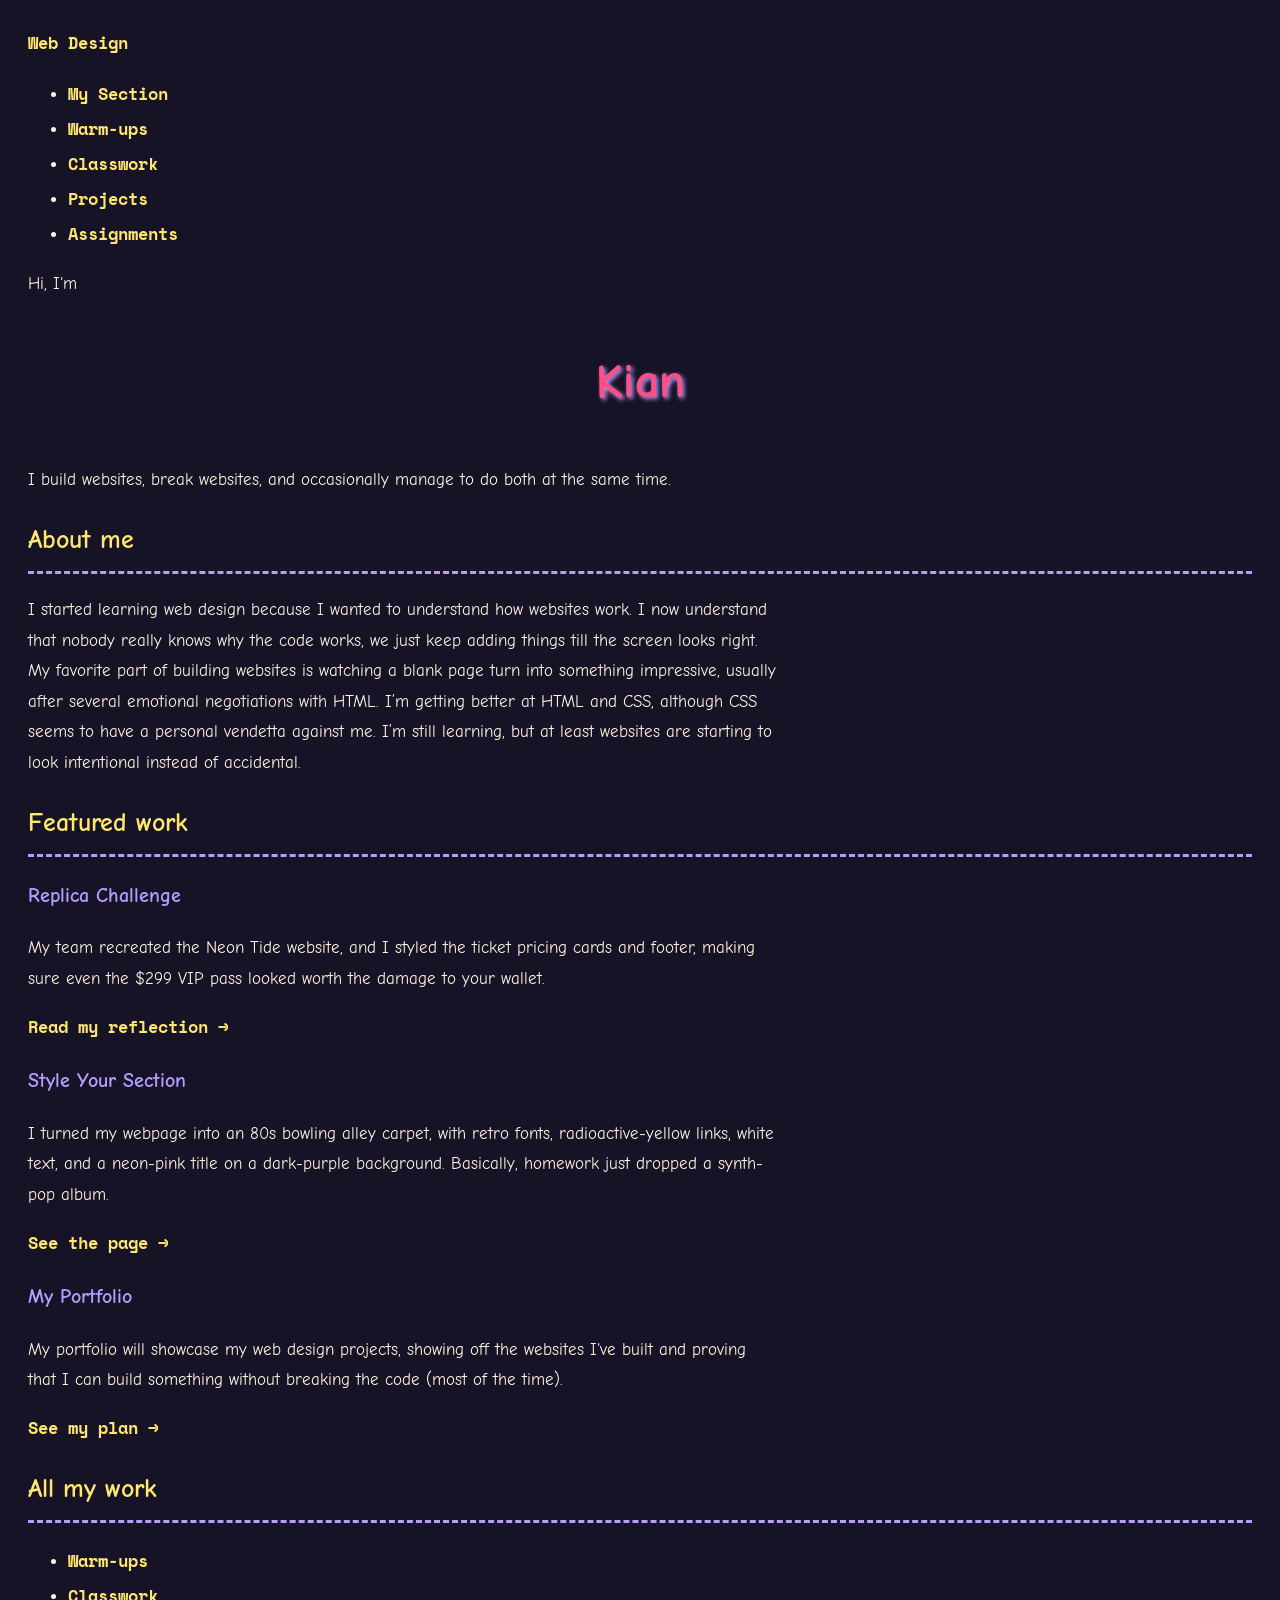
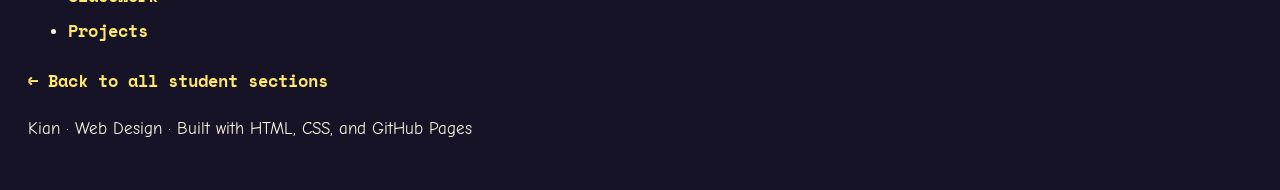
<file: index.html>
<!doctype html>
<html lang="en">
  <head>
    <meta charset="UTF-8" />
    <meta name="viewport" content="width=device-width, initial-scale=1.0" />
    <title>Kian Nurani's Section | Web Design</title>
    <link rel="stylesheet" href="style.css" />
  </head>
  <body>
    <header>
      <nav>
        <a href="https://montverde-webdesign.github.io/" class="logo"
          >Web Design</a
        >
        <ul>
          <li><a href="index.html">My Section</a></li>
          <li><a href="warm-ups/index.html">Warm-ups</a></li>
          <li><a href="classwork/index.html">Classwork</a></li>
          <li><a href="projects/index.html">Projects</a></li>
          <li>
            <a href="https://montverde-webdesign.github.io/assignments.html"
              >Assignments</a
            >
          </li>
        </ul>
      </nav>
    </header>

    <main>
      <section class="hero">
        <p class="hello">Hi, I'm</p>
        <h1>Kian</h1>
        <p class="intro">
          I build websites, break websites, and occasionally manage to do both
          at the same time.
        </p>
      </section>

      <section class="about">
        <h2>About me</h2>
        <p>
          I started learning web design because I wanted to understand how
          websites work. I now understand that nobody really knows why the code
          works, we just keep adding things till the screen looks right. My
          favorite part of building websites is watching a blank page turn into
          something impressive, usually after several emotional negotiations
          with HTML. I’m getting better at HTML and CSS, although CSS seems to
          have a personal vendetta against me. I’m still learning, but at least
          websites are starting to look intentional instead of accidental.
        </p>
      </section>

      <section class="featured">
        <h2>Featured work</h2>
        <div class="cards">
          <div class="card">
            <h3>Replica Challenge</h3>
            <p>
              My team recreated the Neon Tide website, and I styled the ticket
              pricing cards and footer, making sure even the $299 VIP pass
              looked worth the damage to your wallet.
            </p>
            <a href="projects/2026-11-05-replica-challenge.html"
              >Read my reflection &rarr;</a
            >
          </div>
          <div class="card">
            <h3>Style Your Section</h3>
            <p>
              I turned my webpage into an 80s bowling alley carpet, with retro
              fonts, radioactive-yellow links, white text, and a neon-pink title
              on a dark-purple background. Basically, homework just dropped a
              synth-pop album.
            </p>
            <a href="classwork/2026-10-23-style-my-section.html"
              >See the page &rarr;</a
            >
          </div>
          <div class="card">
            <h3>My Portfolio</h3>
            <p>
              My portfolio will showcase my web design projects, showing off the
              websites I've built and proving that I can build something without
              breaking the code (most of the time).
            </p>
            <a href="classwork/2026-11-13-portfolio-plan.html"
              >See my plan &rarr;</a
            >
          </div>
        </div>
      </section>
      <section class="all-work">
        <h2>All my work</h2>
        <ul class="work-links">
          <li><a href="warm-ups/index.html">Warm-ups</a></li>
          <li><a href="classwork/index.html">Classwork</a></li>
          <li><a href="projects/index.html">Projects</a></li>
        </ul>
      </section>

      <p>
        <a href="https://montverde-webdesign.github.io/submissions.html"
          >&larr; Back to all student sections</a
        >
      </p>
    </main>
    <footer>
      <p>
        Kian &middot; Web Design &middot; Built with HTML, CSS, and GitHub Pages
      </p>
    </footer>
  </body>
</html>
</file>
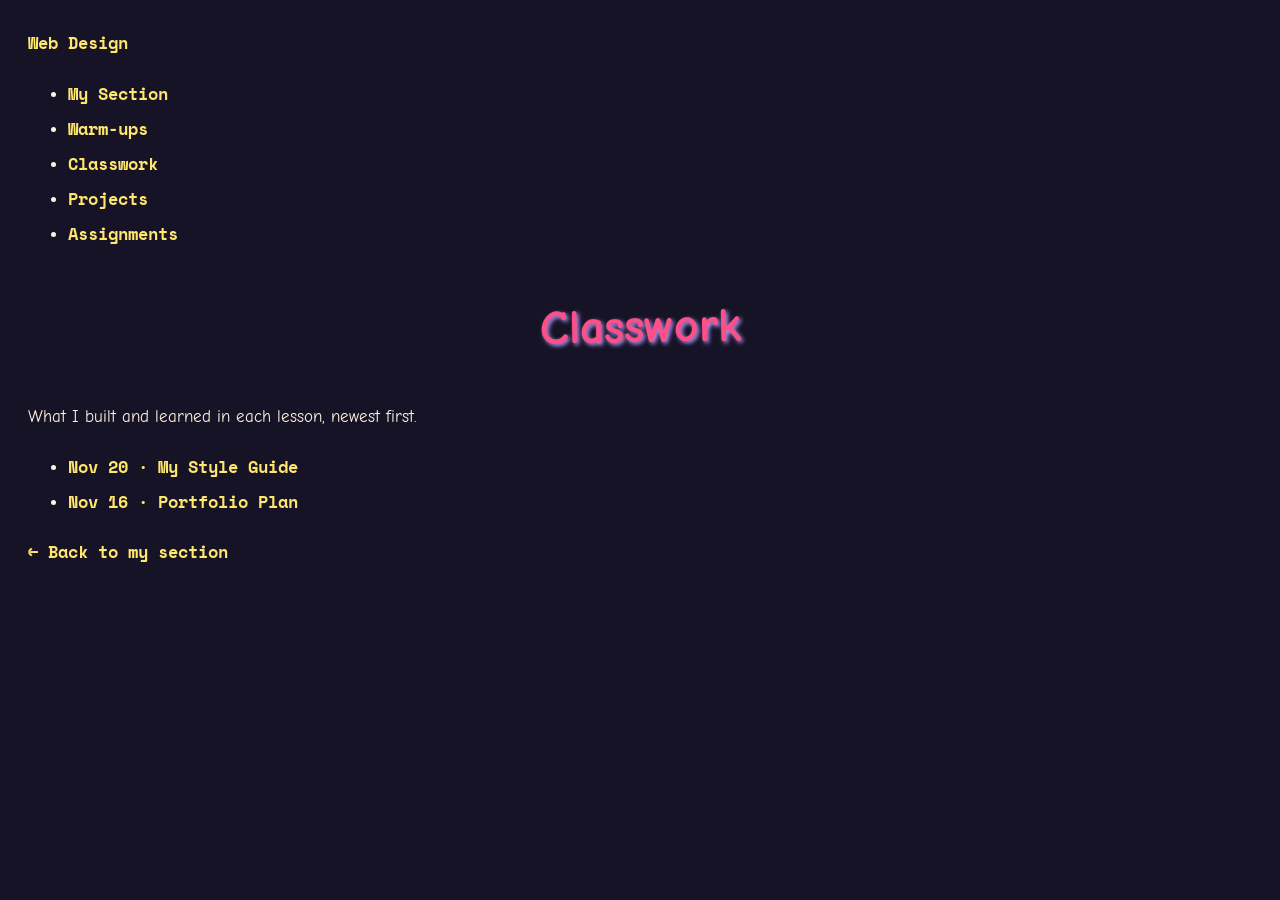
<file: classwork/index.html>
<!DOCTYPE html>
<html lang="en">
<head>
  <meta charset="UTF-8">
  <meta name="viewport" content="width=device-width, initial-scale=1.0">
  <title>Classwork | Kian Nurani's Section</title>
  <link rel="stylesheet" href="../style.css">
</head>
<body>
  <header>
    <nav>
      <a href="https://montverde-webdesign.github.io/" class="logo">Web Design</a>
      <ul>
        <li><a href="../index.html">My Section</a></li>
        <li><a href="../warm-ups/index.html">Warm-ups</a></li>
        <li><a href="../classwork/index.html">Classwork</a></li>
        <li><a href="../projects/index.html">Projects</a></li>
        <li><a href="https://montverde-webdesign.github.io/assignments.html">Assignments</a></li>
      </ul>
    </nav>
  </header>

  <main>
    <h1>Classwork</h1>
    <p>What I built and learned in each lesson, newest first.</p>

    <!-- HOW TO ADD A PAGE TO THIS LIST:
         Copy the example line below (the one starting with <li>),
         paste it on the first line inside <ul class="entries">,
         and change the file name and the text to match your new page.
         Newest pages go at the TOP.

         <li><a href="2026-10-23-section-setup.html">Oct 23 &middot; Set Up My Section</a></li>
    -->

    <ul class="entries">
      <li><a href="2026-11-20-style-guide.html">Nov 20 &middot; My Style Guide</a></li>
      <li><a href="2026-11-16-portfolio-plan.html">Nov 16 &middot; Portfolio Plan</a></li>
    </ul>
    <p><a href="../index.html">&larr; Back to my section</a></p>
  </main>
</body>
</html>
</file>
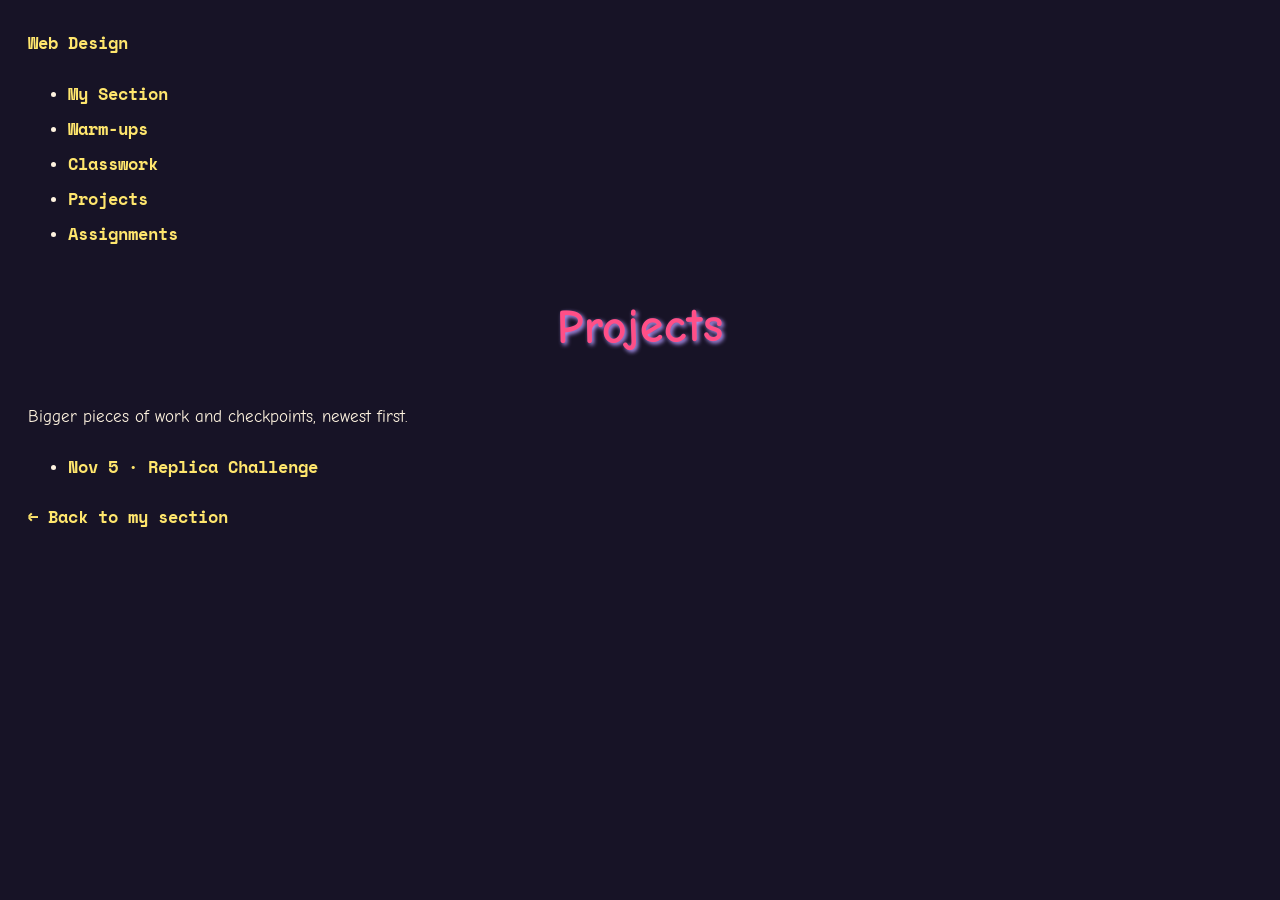
<file: projects/index.html>
<!DOCTYPE html>
<html lang="en">
<head>
  <meta charset="UTF-8">
  <meta name="viewport" content="width=device-width, initial-scale=1.0">
  <title>Projects | Kian Nurani's Section</title>
  <link rel="stylesheet" href="../style.css">
</head>
<body>
  <header>
    <nav>
      <a href="https://montverde-webdesign.github.io/" class="logo">Web Design</a>
      <ul>
        <li><a href="../index.html">My Section</a></li>
        <li><a href="../warm-ups/index.html">Warm-ups</a></li>
        <li><a href="../classwork/index.html">Classwork</a></li>
        <li><a href="../projects/index.html">Projects</a></li>
        <li><a href="https://montverde-webdesign.github.io/assignments.html">Assignments</a></li>
      </ul>
    </nav>
  </header>

  <main>
    <h1>Projects</h1>
    <p>Bigger pieces of work and checkpoints, newest first.</p>

    <!-- HOW TO ADD A PAGE TO THIS LIST:
         Copy the example line below (the one starting with <li>),
         paste it on the first line inside <ul class="entries">,
         and change the file name and the text to match your new page.
         Newest pages go at the TOP.

         <li><a href="2026-10-30-phase-1-checkpoint.html">Oct 30 &middot; Phase 1 Checkpoint</a></li>
    -->

    <ul class="entries">
      <li><a href="2026-11-05-replica-challenge.html">Nov 5 &middot; Replica Challenge</a></li>
    </ul>

    <p><a href="../index.html">&larr; Back to my section</a></p>
  </main>
</body>
</html>
</file>
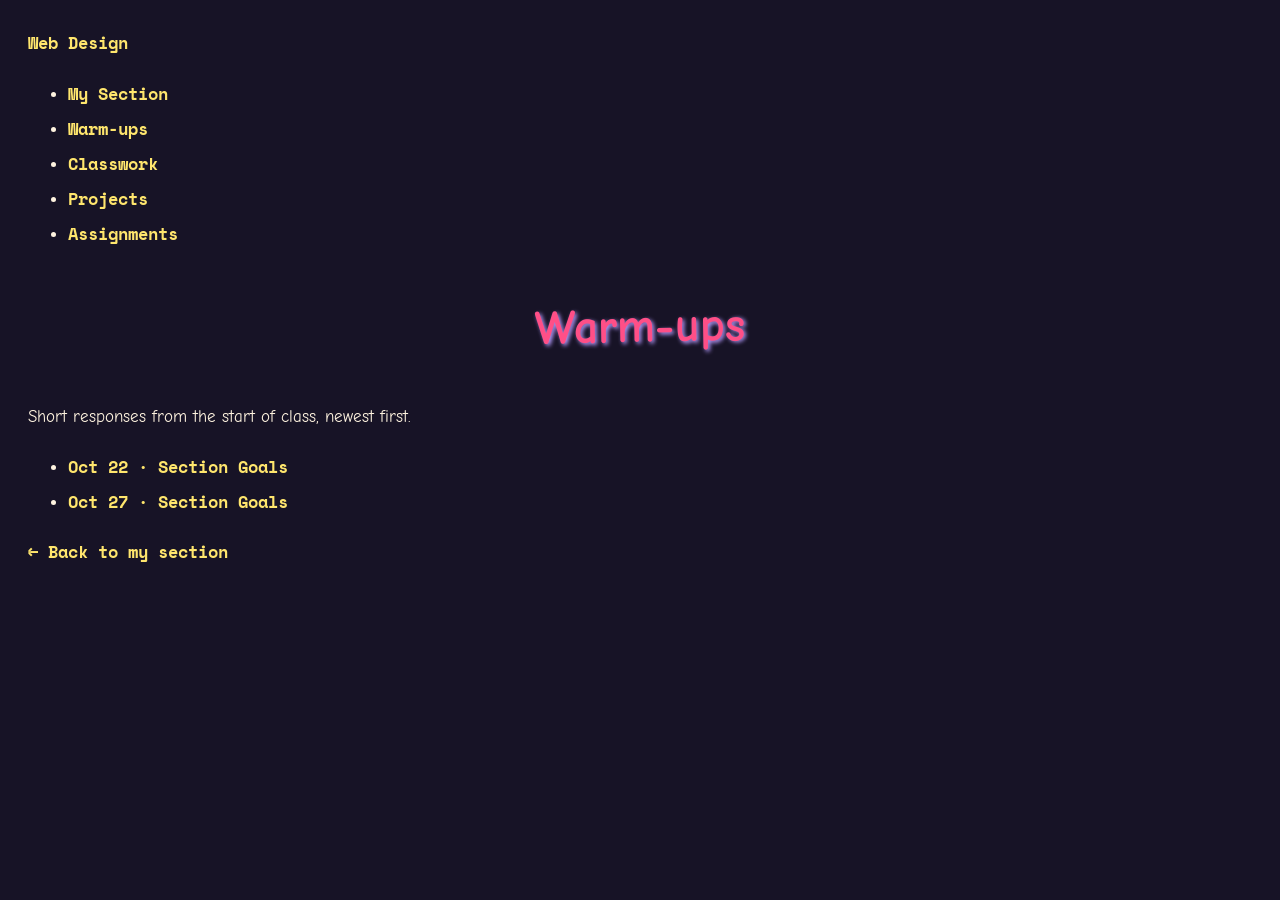
<file: warm-ups/index.html>
<!DOCTYPE html>
<html lang="en">
<head>
  <meta charset="UTF-8">
  <meta name="viewport" content="width=device-width, initial-scale=1.0">
  <title>Warm-ups | Kian Nurani's Section</title>
  <link rel="stylesheet" href="../style.css">
</head>
<body>
  <header>
    <nav>
      <a href="https://montverde-webdesign.github.io/" class="logo">Web Design</a>
      <ul>
        <li><a href="../index.html">My Section</a></li>
        <li><a href="../warm-ups/index.html">Warm-ups</a></li>
        <li><a href="../classwork/index.html">Classwork</a></li>
        <li><a href="../projects/index.html">Projects</a></li>
        <li><a href="https://montverde-webdesign.github.io/assignments.html">Assignments</a></li>
      </ul>
    </nav>
  </header>

  <main>
    <h1>Warm-ups</h1>
    <p>Short responses from the start of class, newest first.</p>

    <!-- HOW TO ADD A PAGE TO THIS LIST:
         Copy the example line below (the one starting with <li>),
         paste it on the first line inside <ul class="entries">,
         and change the file name and the text to match your new page.
         Newest pages go at the TOP.

         <li><a href="2026-10-23-section-goals.html">Oct 23 &middot; Section Goals</a></li>
    -->

    <ul class="entries">
      <li><a href="oct-22-practice.html">Oct 22 &middot; Section Goals</a></li>
      <li><a href="oct-27-practice.html">Oct 27 &middot; Section Goals</a></li>
    </ul>

    <p><a href="../index.html">&larr; Back to my section</a></p>
  </main>
</body>
</html>
</file>
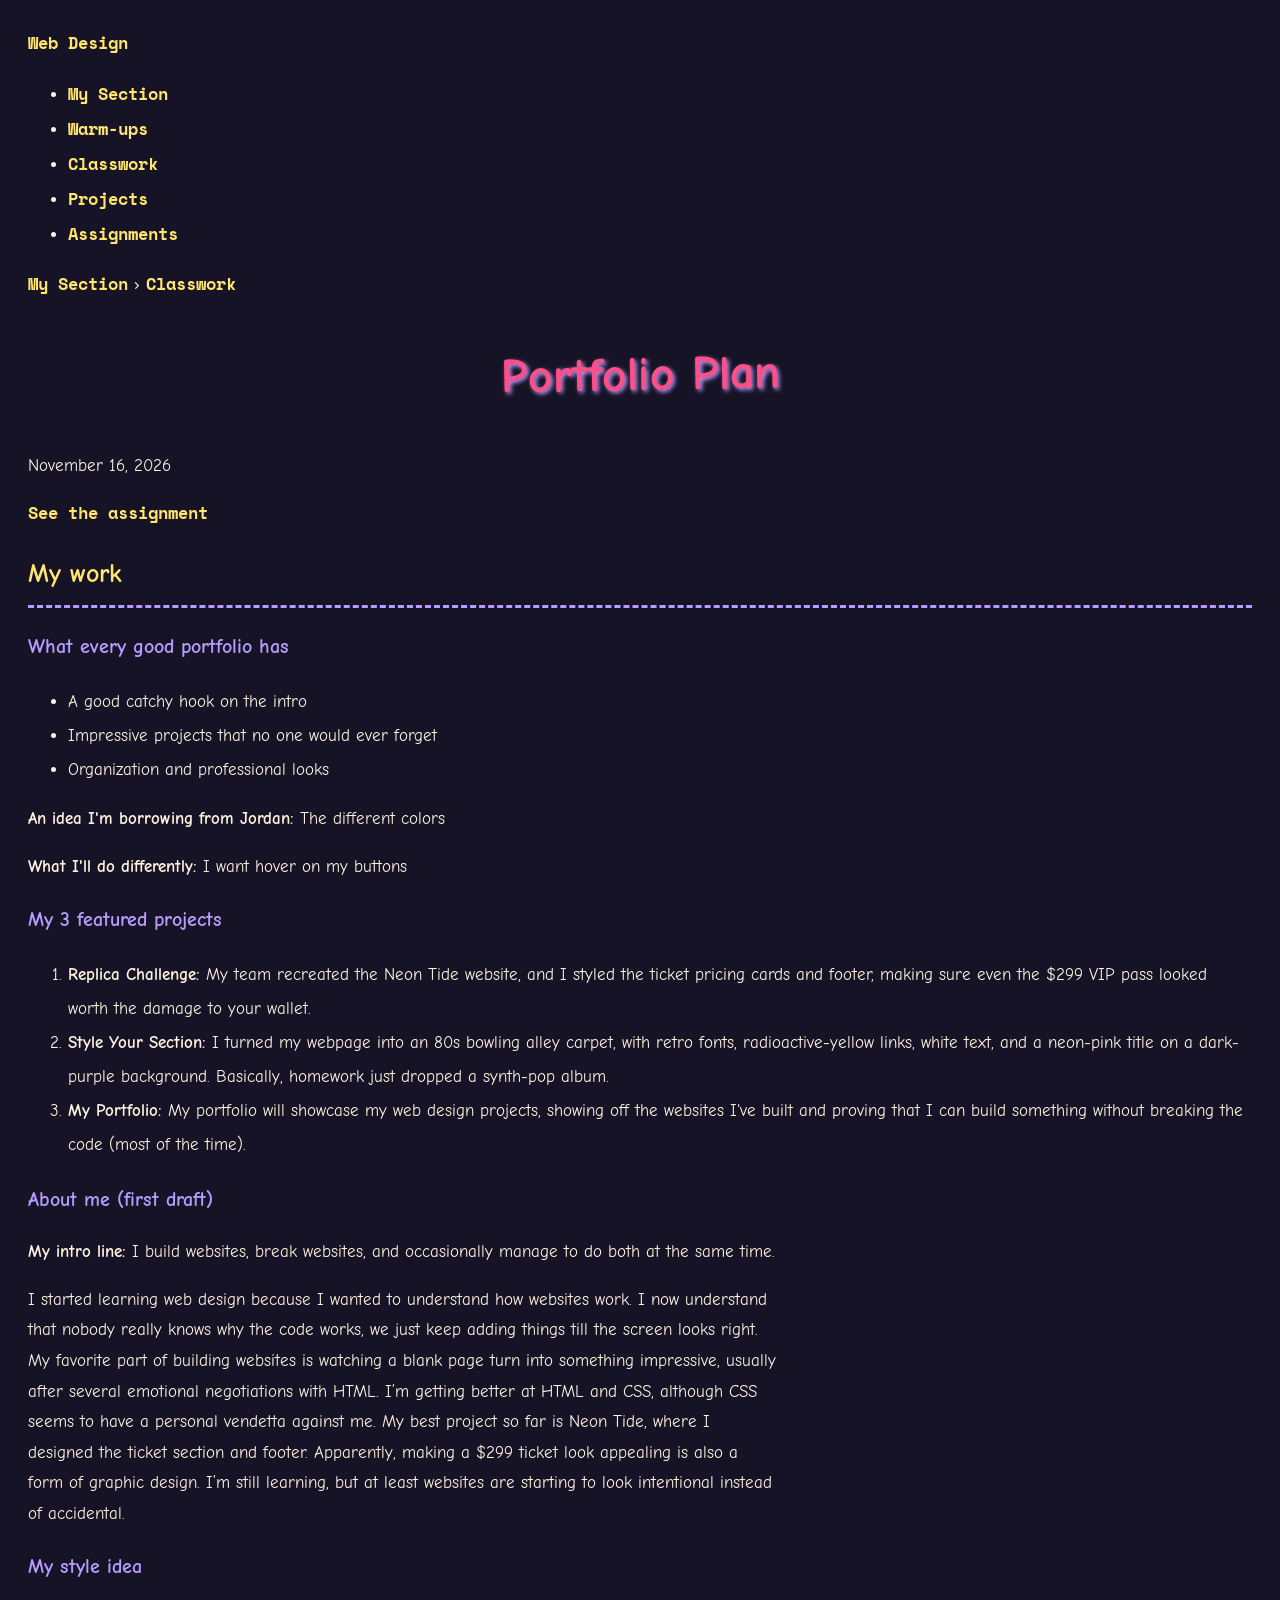
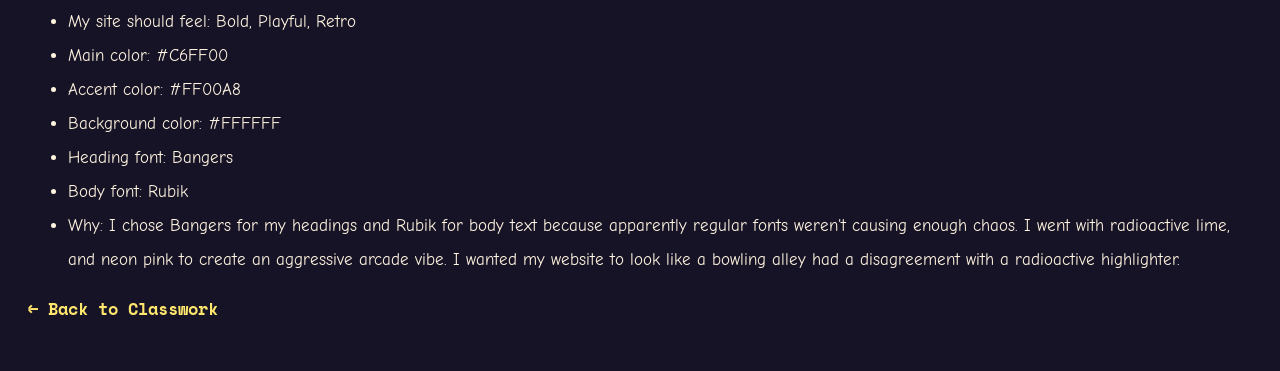
<file: classwork/2026-11-16-portfolio-plan.html>
<!doctype html>
<html lang="en">
  <head>
    <meta charset="UTF-8" />
    <meta name="viewport" content="width=device-width, initial-scale=1.0" />
    <title>Portfolio Plan | Kian's Section</title>
    <link rel="stylesheet" href="../style.css" />
  </head>
  <body>
    <header>
      <nav>
        <a href="https://montverde-webdesign.github.io/" class="logo"
          >Web Design</a
        >
        <ul>
          <li><a href="../index.html">My Section</a></li>
          <li><a href="../warm-ups/index.html">Warm-ups</a></li>
          <li><a href="../classwork/index.html">Classwork</a></li>
          <li><a href="../projects/index.html">Projects</a></li>
          <li>
            <a href="https://montverde-webdesign.github.io/assignments.html"
              >Assignments</a
            >
          </li>
        </ul>
      </nav>
    </header>

    <main>
      <!-- HOW TO USE THIS TEMPLATE:
         1. Copy this file and paste it into this same folder.
         2. Rename the copy to the assignment's file name, like 2026-10-23-section-setup.html
         3. Change everything in [square brackets], including the title at the top.
         4. Add a link to your new page at the top of the list in index.html.
         Leave this template.html file alone so you can copy it again next time. -->

      <p class="breadcrumbs">
        <a href="../index.html">My Section</a> &rsaquo;
        <a href="index.html">Classwork</a>
      </p>

      <h1>Portfolio Plan</h1>
      <p class="date">November 16, 2026</p>

      <!-- Link to the assignment: replace the part after # with the file name, without .html -->
      <p>
        <a
          href="https://montverde-webdesign.github.io/assignments.html#2026-11-16-portfolio-plan"
          >See the assignment</a
        >
      </p>

      <h2>My work</h2>
      <h3>What every good portfolio has</h3>
      <ul>
        <li>A good catchy hook on the intro</li>
        <li>Impressive projects that no one would ever forget</li>
        <li>Organization and professional looks</li>
      </ul>
      <p>
        <strong>An idea I'm borrowing from Jordan:</strong> The different colors
      </p>
      <p>
        <strong>What I'll do differently:</strong> I want hover on my buttons
      </p>

      <h3>My 3 featured projects</h3>
      <ol>
        <li>
          <strong>Replica Challenge:</strong> My team recreated the Neon Tide
          website, and I styled the ticket pricing cards and footer, making sure
          even the $299 VIP pass looked worth the damage to your wallet.
        </li>
        <li>
          <strong>Style Your Section:</strong> I turned my webpage into an 80s
          bowling alley carpet, with retro fonts, radioactive-yellow links,
          white text, and a neon-pink title on a dark-purple background.
          Basically, homework just dropped a synth-pop album.
        </li>
        <li>
          <strong>My Portfolio:</strong> My portfolio will showcase my web
          design projects, showing off the websites I've built and proving that
          I can build something without breaking the code (most of the time).
        </li>
      </ol>

      <h3>About me (first draft)</h3>
      <p>
        <strong>My intro line:</strong> I build websites, break websites, and
        occasionally manage to do both at the same time.
      </p>
      <p>
        I started learning web design because I wanted to understand how
        websites work. I now understand that nobody really knows why the code
        works, we just keep adding things till the screen looks right. My
        favorite part of building websites is watching a blank page turn into
        something impressive, usually after several emotional negotiations with
        HTML. I’m getting better at HTML and CSS, although CSS seems to have a
        personal vendetta against me. My best project so far is Neon Tide, where
        I designed the ticket section and footer. Apparently, making a $299
        ticket look appealing is also a form of graphic design. I’m still
        learning, but at least websites are starting to look intentional instead
        of accidental.
      </p>

      <h3>My style idea</h3>
      <ul>
        <li>My site should feel: Bold, Playful, Retro</li>
        <li>Main color: #C6FF00</li>
        <li>Accent color: #FF00A8</li>
        <li>Background color: #FFFFFF</li>
        <li>Heading font: Bangers</li>
        <li>Body font: Rubik</li>
        <li>
          Why: I chose Bangers for my headings and Rubik for body text because
          apparently regular fonts weren't causing enough chaos. I went with
          radioactive lime, and neon pink to create an aggressive arcade vibe. I
          wanted my website to look like a bowling alley had a disagreement with
          a radioactive highlighter.
        </li>
      </ul>
      <p><a href="index.html">&larr; Back to Classwork</a></p>
    </main>
  </body>
</html>
</file>
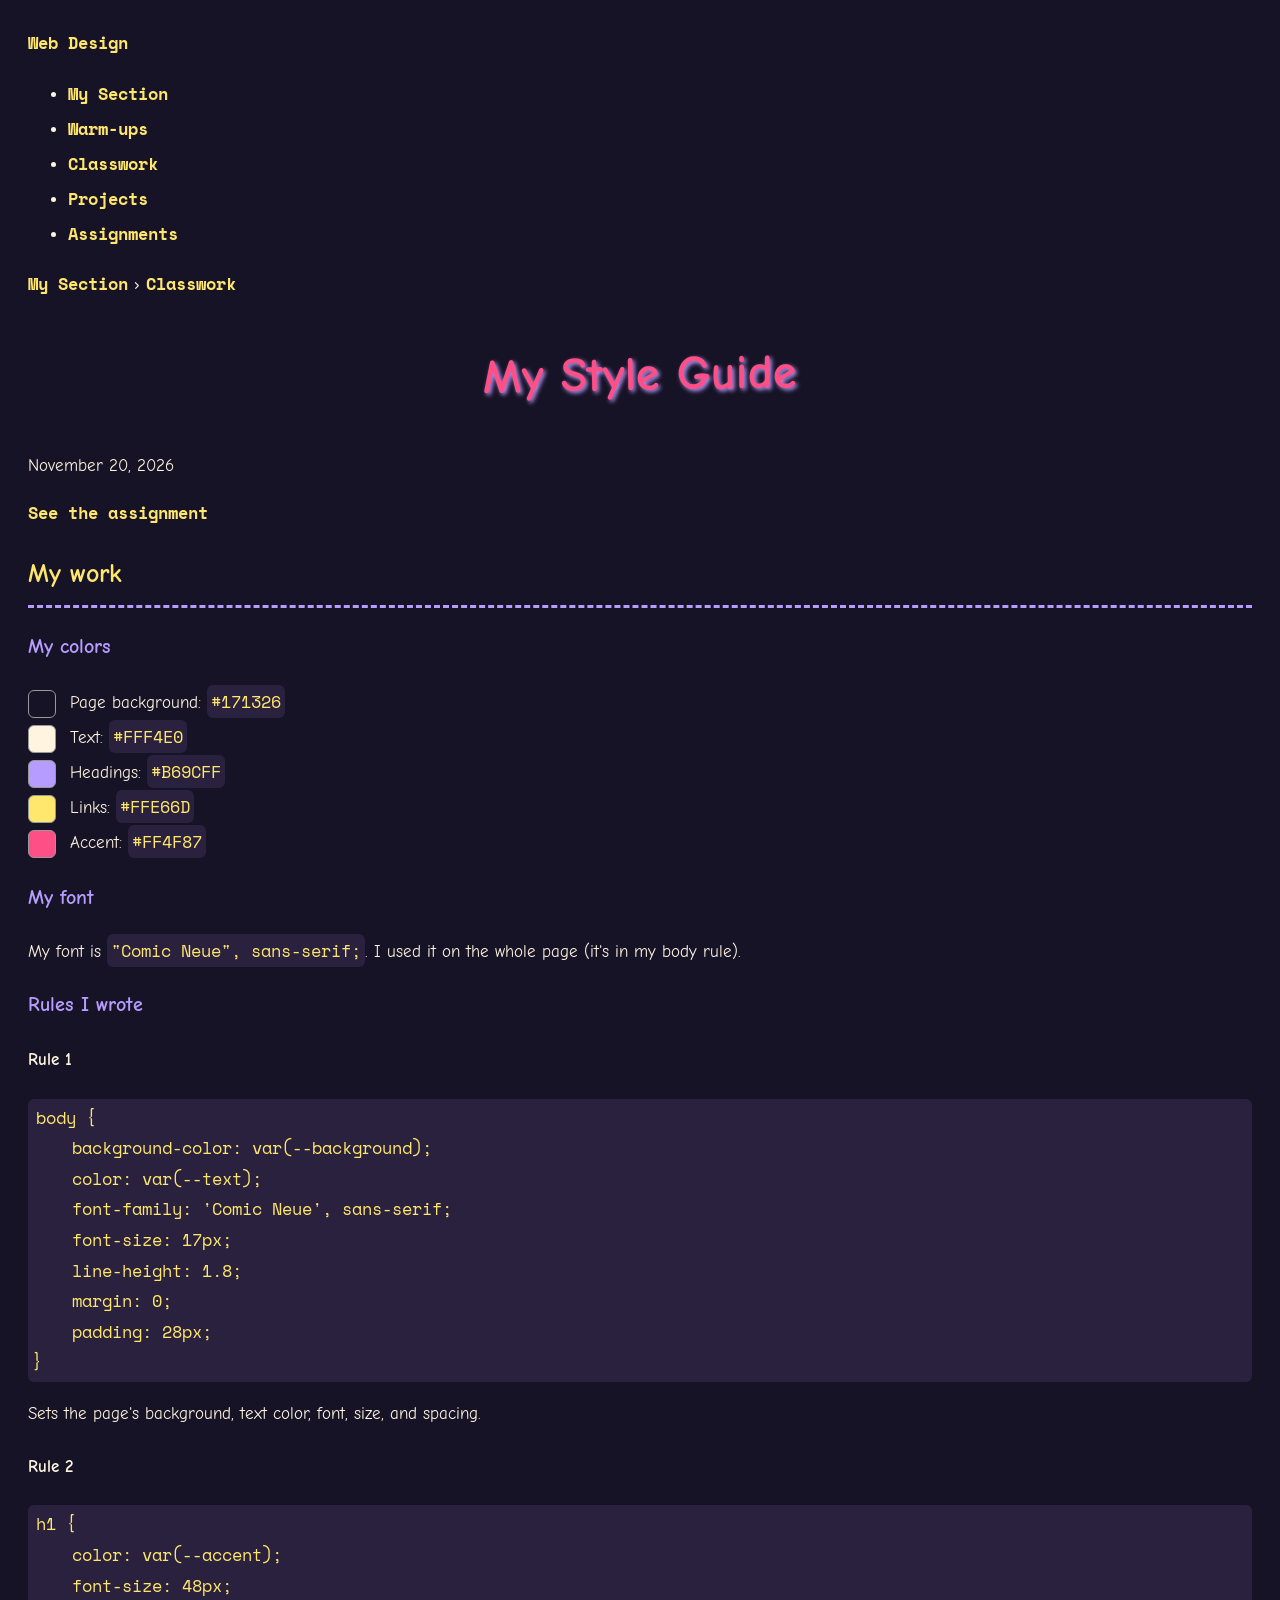
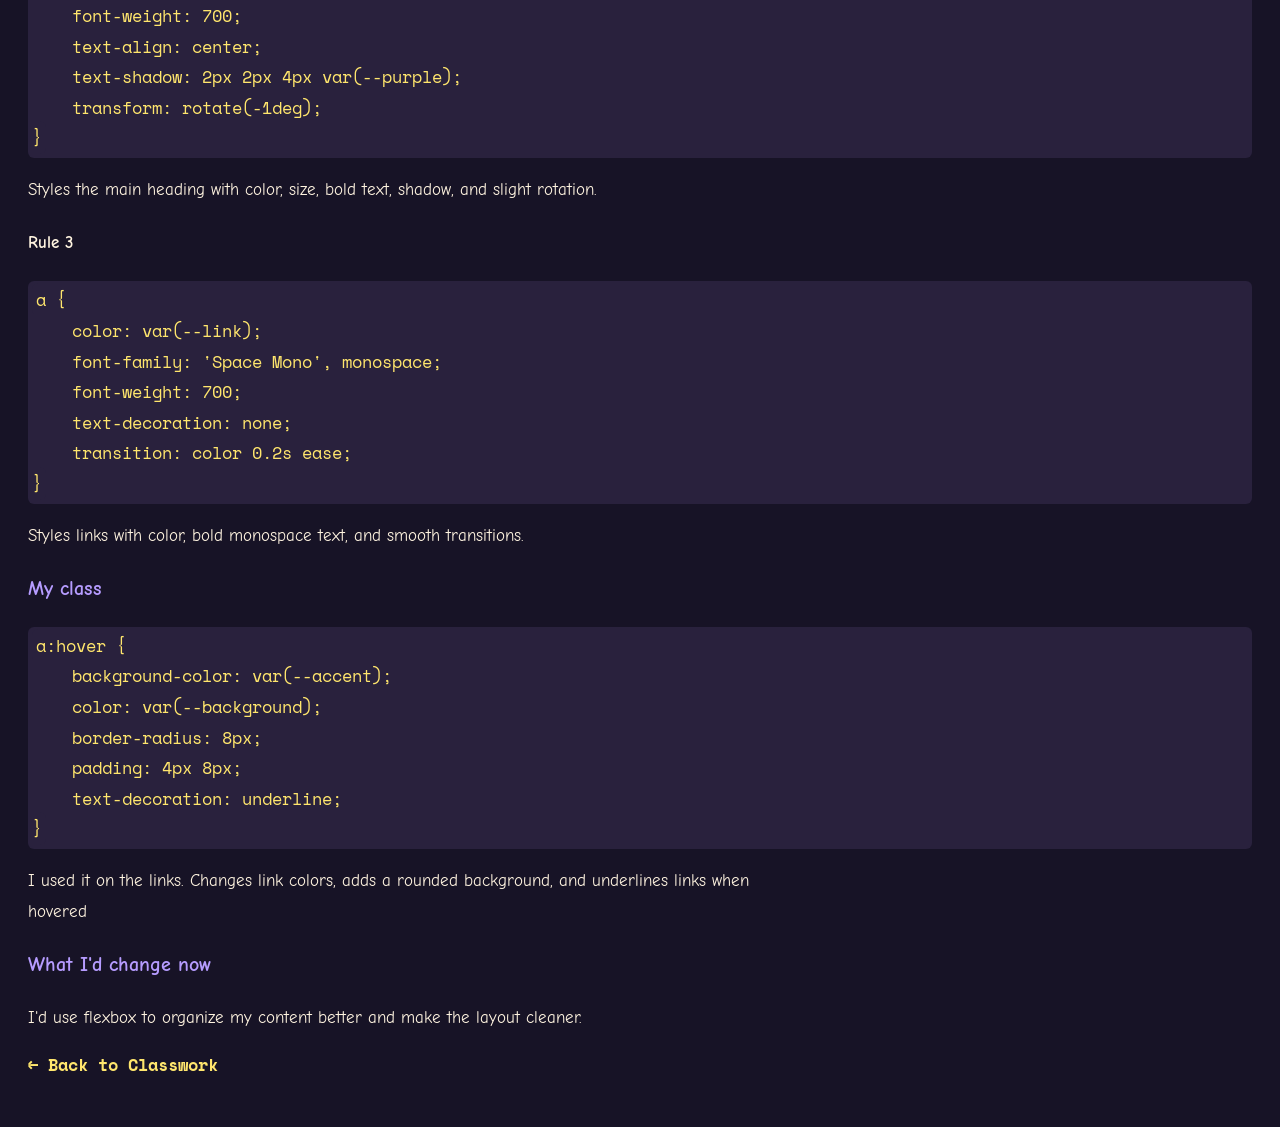
<file: classwork/2026-11-20-style-guide.html>
<!DOCTYPE html>
<html lang="en">
<head>
  <meta charset="UTF-8">
  <meta name="viewport" content="width=device-width, initial-scale=1.0">
  <title>My Style Guide | Kian's Section</title>
  <link rel="stylesheet" href="../style-october.css">
</head>
<body>
  <header>
    <nav>
      <a href="https://montverde-webdesign.github.io/" class="logo">Web Design</a>
      <ul>
        <li><a href="../index.html">My Section</a></li>
        <li><a href="../warm-ups/index.html">Warm-ups</a></li>
        <li><a href="../classwork/index.html">Classwork</a></li>
        <li><a href="../projects/index.html">Projects</a></li>
        <li><a href="https://montverde-webdesign.github.io/assignments.html">Assignments</a></li>
      </ul>
    </nav>
  </header>

  <main>
    <!-- HOW TO USE THIS TEMPLATE:
         1. Copy this file and paste it into this same folder.
         2. Rename the copy to the assignment's file name, like 2026-10-23-section-setup.html
         3. Change everything in [square brackets], including the title at the top.
         4. Add a link to your new page at the top of the list in index.html.
         Leave this template.html file alone so you can copy it again next time. -->

    <p class="breadcrumbs"><a href="../index.html">My Section</a> &rsaquo; <a href="index.html">Classwork</a></p>

    <h1>My Style Guide</h1>
    <p class="date">November 20, 2026</p>

    <!-- Link to the assignment: replace the part after # with the file name, without .html -->
    <p><a href="https://montverde-webdesign.github.io/assignments.html#2026-11-20-style-guide">See the assignment</a></p>

    <h2>My work</h2>
    <h3>My colors</h3>
<ul class="palette">
  <li><span class="swatch" style="background-color: #171326;"></span> Page background: <code>#171326</code></li>
  <li><span class="swatch" style="background-color: #FFF4E0;"></span> Text: <code>#FFF4E0</code></li>
  <li><span class="swatch" style="background-color: #B69CFF;"></span> Headings: <code>#B69CFF</code></li>
  <li><span class="swatch" style="background-color: #FFE66D;"></span> Links: <code>#FFE66D</code></li>
  <li><span class="swatch" style="background-color: #FF4F87;"></span> Accent: <code>#FF4F87</code></li>
</ul>

<h3>My font</h3>
<p>My font is <code>"Comic Neue", sans-serif;</code>. I used it on the whole page (it's in my body rule).</p>

<h3>Rules I wrote</h3>
<h4>Rule 1</h4>
<pre><code>body {
    background-color: var(--background);
    color: var(--text);
    font-family: 'Comic Neue', sans-serif;
    font-size: 17px;
    line-height: 1.8;
    margin: 0;
    padding: 28px;
}</code></pre>
<p>Sets the page's background, text color, font, size, and spacing.</p>

<h4>Rule 2</h4>
<pre><code>h1 {
    color: var(--accent);
    font-size: 48px;
    font-weight: 700;
    text-align: center;
    text-shadow: 2px 2px 4px var(--purple);
    transform: rotate(-1deg);
}</code></pre>
<p>Styles the main heading with color, size, bold text, shadow, and slight rotation.</p>

<h4>Rule 3</h4>
<pre><code>a {
    color: var(--link);
    font-family: 'Space Mono', monospace;
    font-weight: 700;
    text-decoration: none;
    transition: color 0.2s ease;
}</code></pre>
<p>Styles links with color, bold monospace text, and smooth transitions.</p>

<h3>My class</h3>
<pre><code>a:hover {
    background-color: var(--accent);
    color: var(--background);
    border-radius: 8px;
    padding: 4px 8px;
    text-decoration: underline;
}</code></pre>
<p>I used it on the links. Changes link colors, adds a rounded background, and underlines links when hovered</p>

<h3>What I'd change now</h3>
<p>I'd use flexbox to organize my content better and make the layout cleaner.</p>
    <p><a href="index.html">&larr; Back to Classwork</a></p>
  </main>
</body>
</html>
</file>
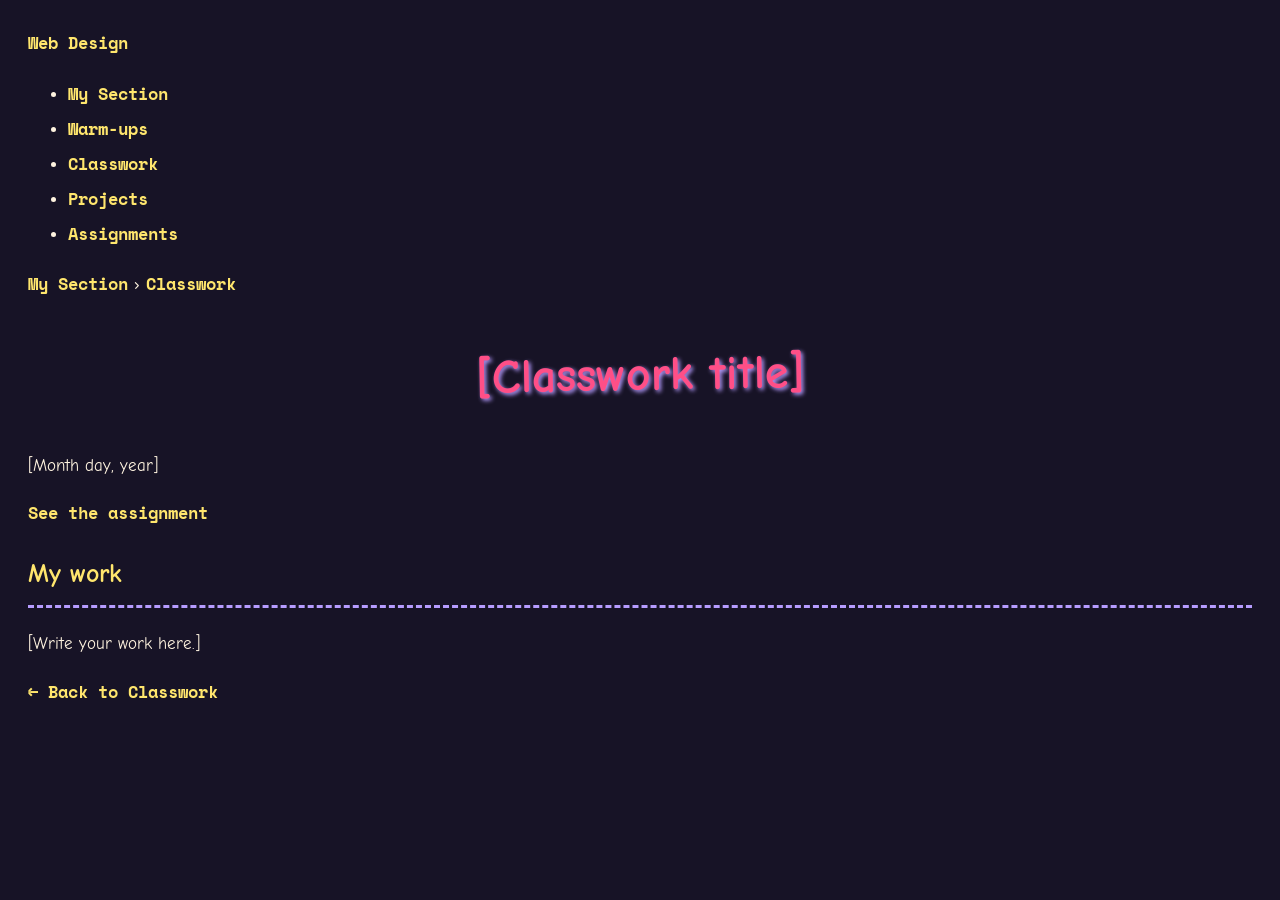
<file: classwork/template.html>
<!DOCTYPE html>
<html lang="en">
<head>
  <meta charset="UTF-8">
  <meta name="viewport" content="width=device-width, initial-scale=1.0">
  <title>[Classwork title] | Kian Nurani's Section</title>
  <link rel="stylesheet" href="../style.css">
</head>
<body>
  <header>
    <nav>
      <a href="https://montverde-webdesign.github.io/" class="logo">Web Design</a>
      <ul>
        <li><a href="../index.html">My Section</a></li>
        <li><a href="../warm-ups/index.html">Warm-ups</a></li>
        <li><a href="../classwork/index.html">Classwork</a></li>
        <li><a href="../projects/index.html">Projects</a></li>
        <li><a href="https://montverde-webdesign.github.io/assignments.html">Assignments</a></li>
      </ul>
    </nav>
  </header>

  <main>
    <!-- HOW TO USE THIS TEMPLATE:
         1. Copy this file and paste it into this same folder.
         2. Rename the copy to the assignment's file name, like 2026-10-23-section-setup.html
         3. Change everything in [square brackets], including the title at the top.
         4. Add a link to your new page at the top of the list in index.html.
         Leave this template.html file alone so you can copy it again next time. -->

    <p class="breadcrumbs"><a href="../index.html">My Section</a> &rsaquo; <a href="index.html">Classwork</a></p>

    <h1>[Classwork title]</h1>
    <p class="date">[Month day, year]</p>

    <!-- Link to the assignment: replace the part after # with the file name, without .html -->
    <p><a href="https://montverde-webdesign.github.io/assignments.html#2026-10-23-section-setup">See the assignment</a></p>

    <h2>My work</h2>
    <p>[Write your work here.]</p>

    <p><a href="index.html">&larr; Back to Classwork</a></p>
  </main>
</body>
</html>
</file>
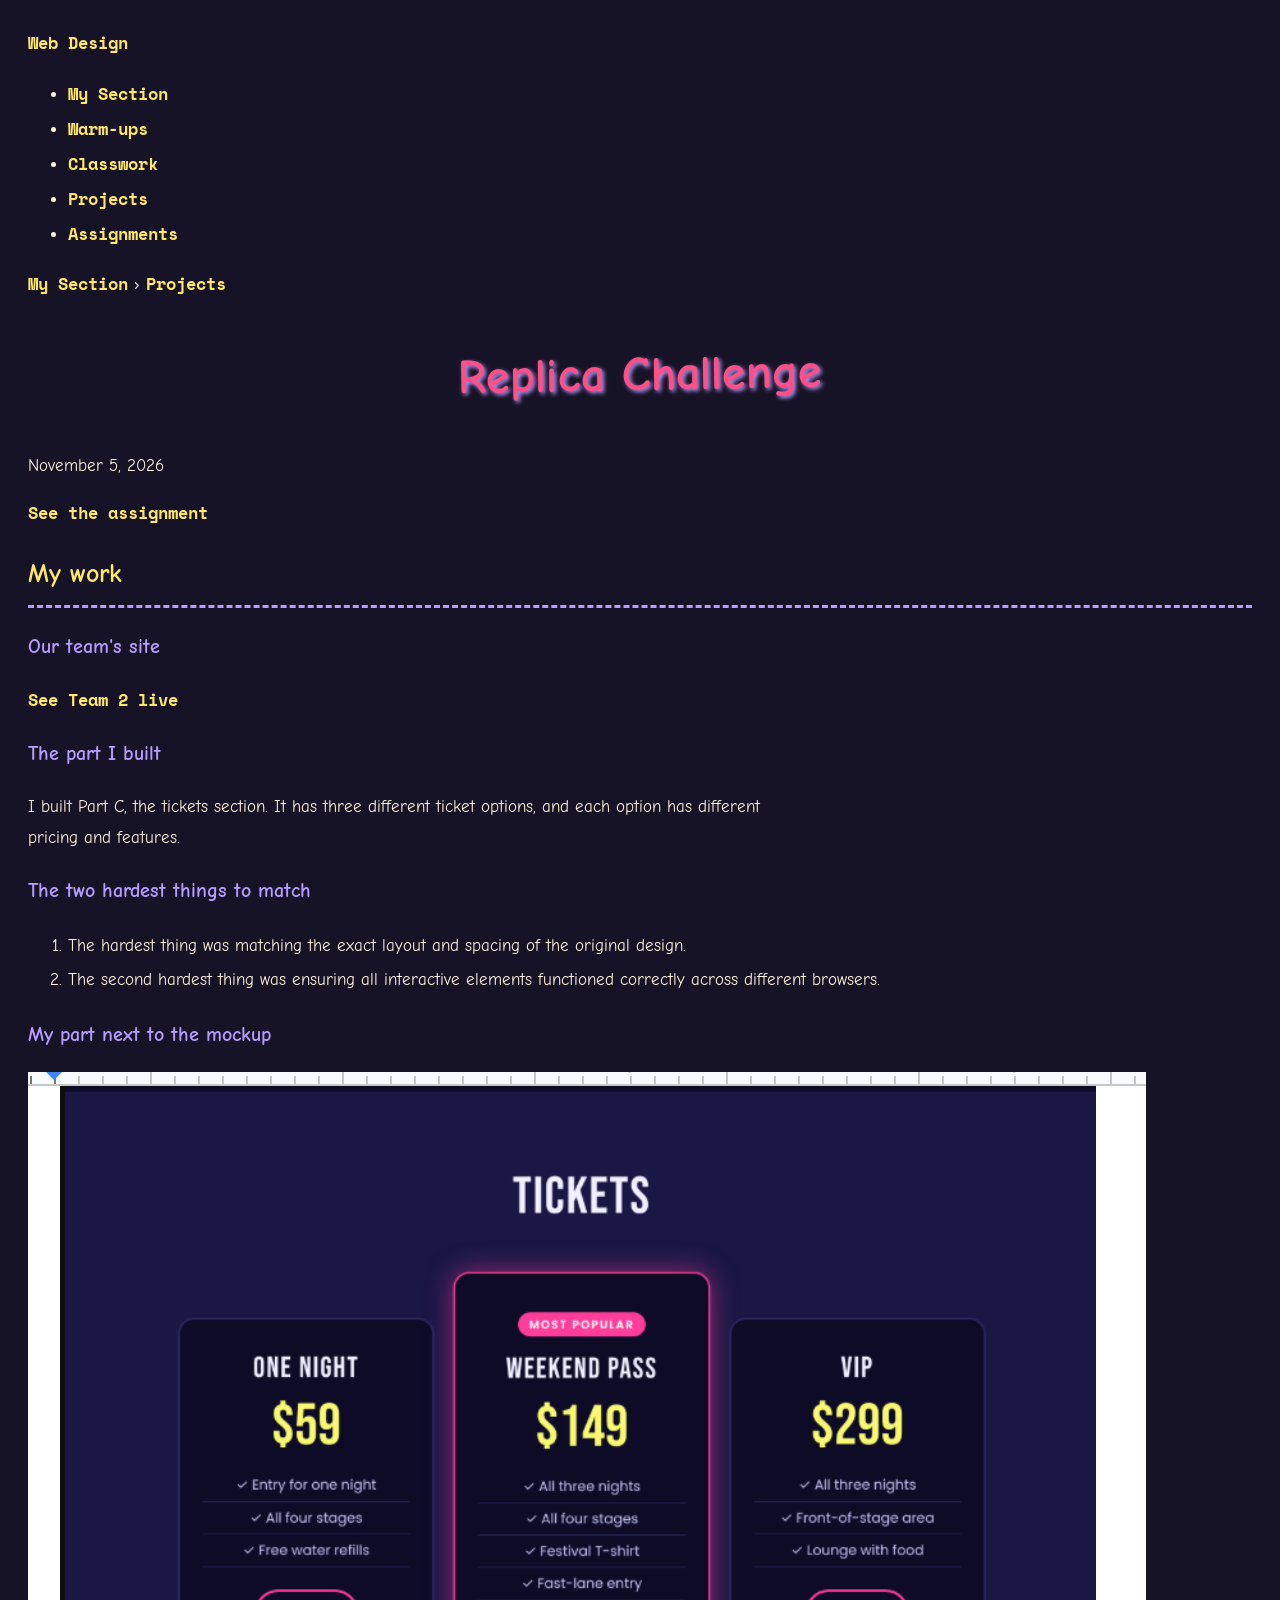
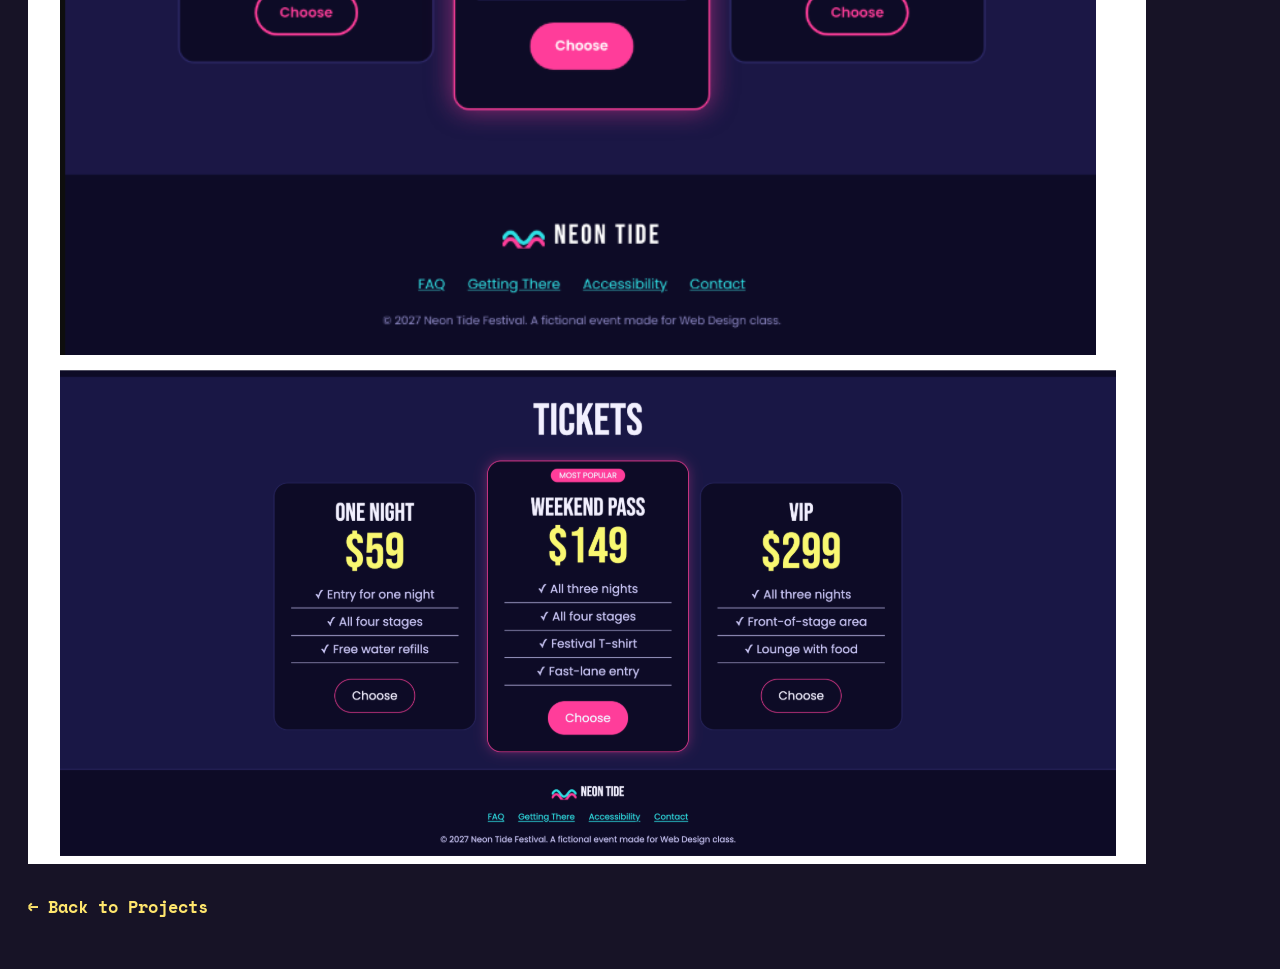
<file: projects/2026-11-05-replica-challenge.html>
<!DOCTYPE html>
<html lang="en">
<head>
  <meta charset="UTF-8">
  <meta name="viewport" content="width=device-width, initial-scale=1.0">
  <title>Replica Challenge | Kian Nurani's Section</title>
  <link rel="stylesheet" href="../style.css">
</head>
<body>
  <header>
    <nav>
      <a href="https://montverde-webdesign.github.io/" class="logo">Web Design</a>
      <ul>
        <li><a href="../index.html">My Section</a></li>
        <li><a href="../warm-ups/index.html">Warm-ups</a></li>
        <li><a href="../classwork/index.html">Classwork</a></li>
        <li><a href="../projects/index.html">Projects</a></li>
        <li><a href="https://montverde-webdesign.github.io/assignments.html">Assignments</a></li>
      </ul>
    </nav>
  </header>

  <main>
    <!-- HOW TO USE THIS TEMPLATE:
         1. Copy this file and paste it into this same folder.
         2. Rename the copy to the assignment's file name, like 2026-10-30-phase-1-checkpoint.html
         3. Change everything in [square brackets], including the title at the top.
         4. Add a link to your new page at the top of the list in index.html.
         Leave this template.html file alone so you can copy it again next time. -->

    <p class="breadcrumbs"><a href="../index.html">My Section</a> &rsaquo; <a href="index.html">Projects</a></p>

    <h1>Replica Challenge</h1>
    <p class="date">November 5, 2026 </p>

    <!-- Link to the assignment: replace the part after # with the file name, without .html -->
    <p><a href="https://montverde-webdesign.github.io/assignments.html#2026-11-05-replica-challenge">See the assignment</a></p>

    <h2>My work</h2>
    <h3>Our team's site</h3>
<p><a href="https://montverde-webdesign.github.io/replica-team-2/">See Team 2
live</a></p>
<h3>The part I built</h3>
<p>I built Part C, the tickets section. It has three different ticket options, and each option has different pricing and features.</p>
<h3>The two hardest things to match</h3>
<ol>
<li> The hardest thing was matching the exact layout and spacing of the original design.</li>
<li> The second hardest thing was ensuring all interactive elements functioned correctly across different browsers.</li>
</ol>
<h3>My part next to the mockup</h3>
<img src="../images/replica-compare.png" alt="My part of the team site next
to the mockup">

    <p><a href="index.html">&larr; Back to Projects</a></p>
  </main>
</body>
</html>
</file>
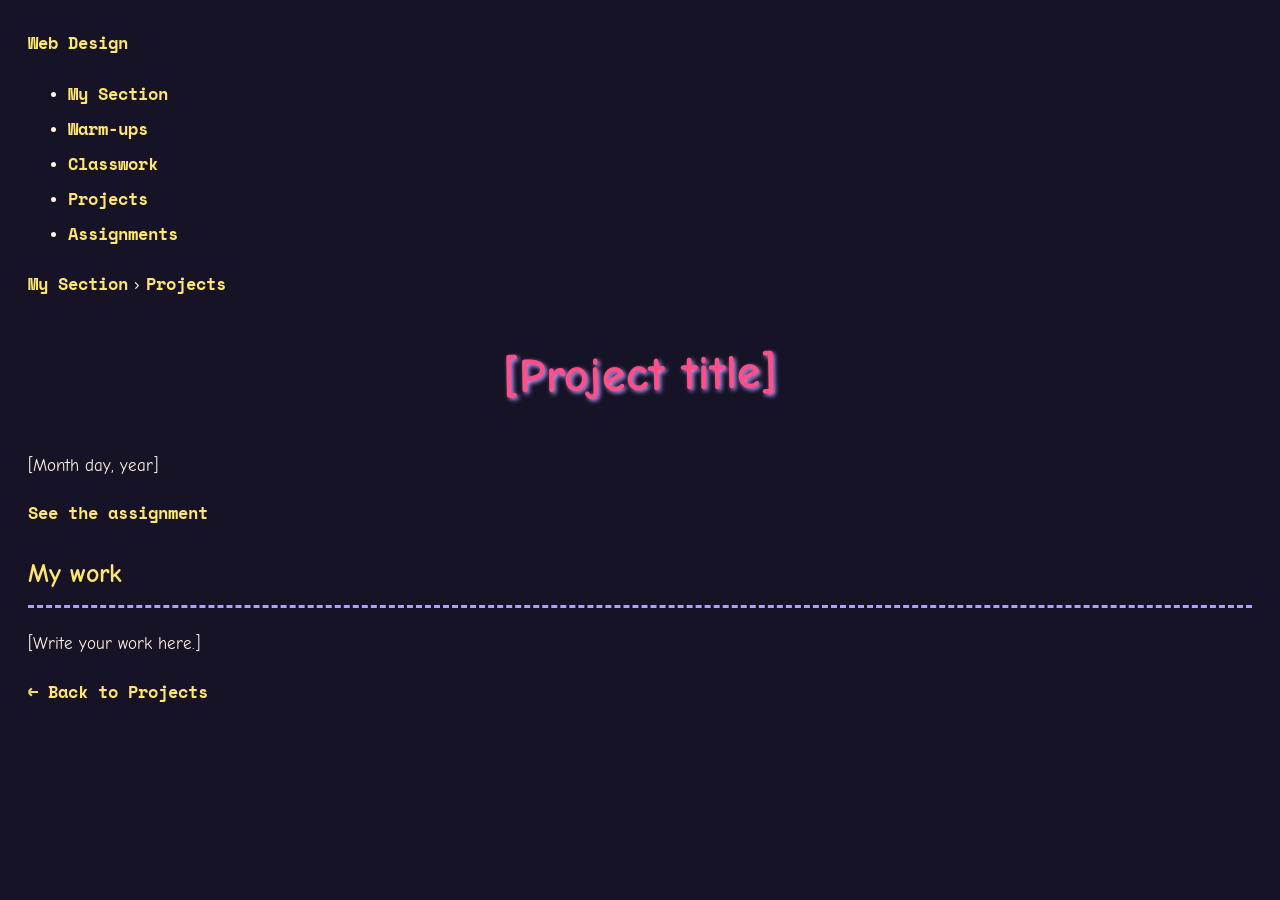
<file: projects/template.html>
<!DOCTYPE html>
<html lang="en">
<head>
  <meta charset="UTF-8">
  <meta name="viewport" content="width=device-width, initial-scale=1.0">
  <title>[Project title] | Kian Nurani's Section</title>
  <link rel="stylesheet" href="../style.css">
</head>
<body>
  <header>
    <nav>
      <a href="https://montverde-webdesign.github.io/" class="logo">Web Design</a>
      <ul>
        <li><a href="../index.html">My Section</a></li>
        <li><a href="../warm-ups/index.html">Warm-ups</a></li>
        <li><a href="../classwork/index.html">Classwork</a></li>
        <li><a href="../projects/index.html">Projects</a></li>
        <li><a href="https://montverde-webdesign.github.io/assignments.html">Assignments</a></li>
      </ul>
    </nav>
  </header>

  <main>
    <!-- HOW TO USE THIS TEMPLATE:
         1. Copy this file and paste it into this same folder.
         2. Rename the copy to the assignment's file name, like 2026-10-30-phase-1-checkpoint.html
         3. Change everything in [square brackets], including the title at the top.
         4. Add a link to your new page at the top of the list in index.html.
         Leave this template.html file alone so you can copy it again next time. -->

    <p class="breadcrumbs"><a href="../index.html">My Section</a> &rsaquo; <a href="index.html">Projects</a></p>

    <h1>[Project title]</h1>
    <p class="date">[Month day, year]</p>

    <!-- Link to the assignment: replace the part after # with the file name, without .html -->
    <p><a href="https://montverde-webdesign.github.io/assignments.html#2026-10-30-phase-1-checkpoint">See the assignment</a></p>

    <h2>My work</h2>
    <p>[Write your work here.]</p>

    <p><a href="index.html">&larr; Back to Projects</a></p>
  </main>
</body>
</html>
</file>
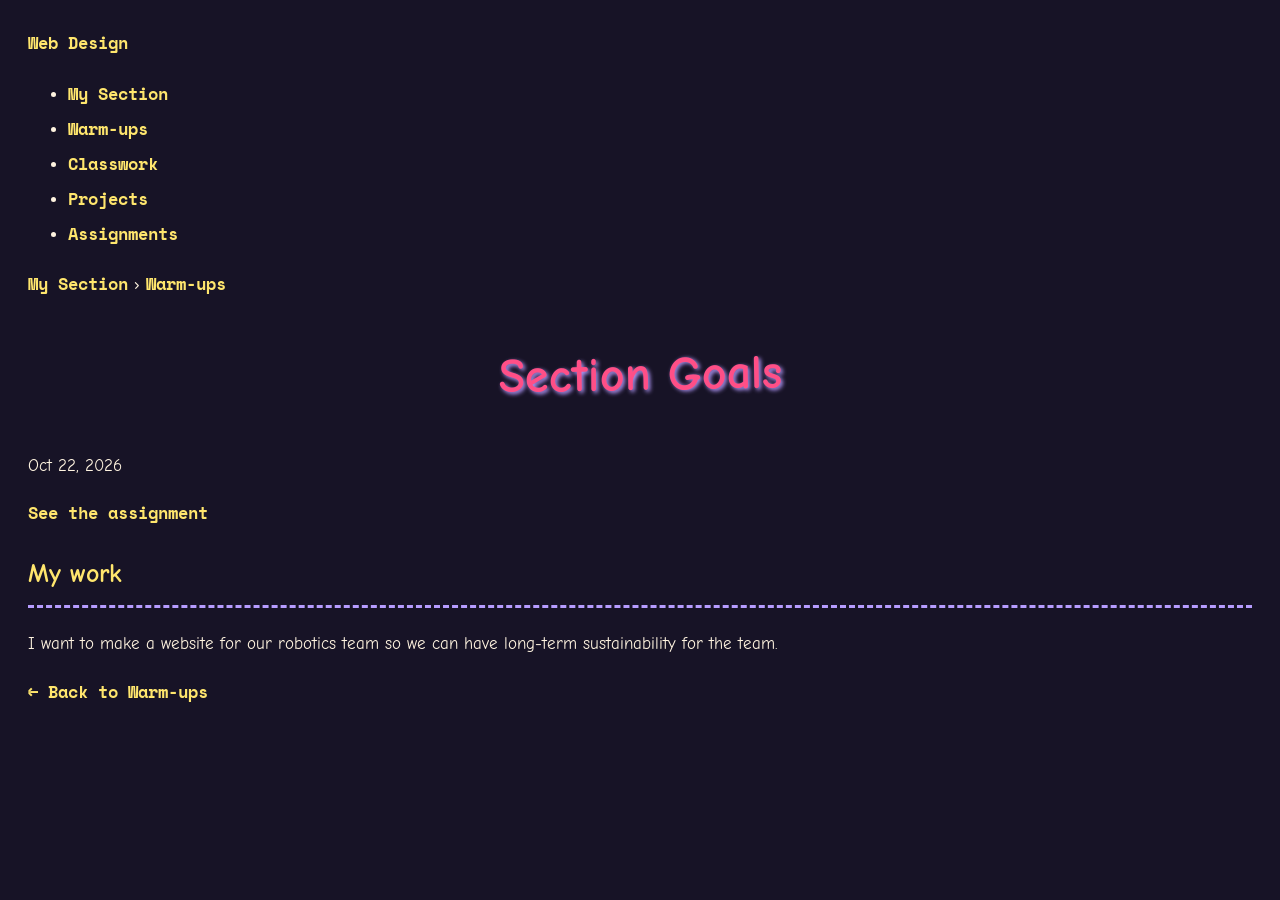
<file: warm-ups/oct-22-practice.html>
<!DOCTYPE html>
<html lang="en">
<head>
  <meta charset="UTF-8">
  <meta name="viewport" content="width=device-width, initial-scale=1.0">
  <title>Section Goals | Kian Nurani's Section</title>
  <link rel="stylesheet" href="../style.css">
</head>
<body>
  <header>
    <nav>
      <a href="https://montverde-webdesign.github.io/" class="logo">Web Design</a>
      <ul>
        <li><a href="../index.html">My Section</a></li>
        <li><a href="../warm-ups/index.html">Warm-ups</a></li>
        <li><a href="../classwork/index.html">Classwork</a></li>
        <li><a href="../projects/index.html">Projects</a></li>
        <li><a href="https://montverde-webdesign.github.io/assignments.html">Assignments</a></li>
      </ul>
    </nav>
  </header>

  <main>
    <!-- HOW TO USE THIS TEMPLATE:
         1. Copy this file and paste it into this same folder.
         2. Rename the copy to the assignment's file name, like 2026-10-23-section-goals.html
         3. Change everything in [square brackets], including the title at the top.
         4. Add a link to your new page at the top of the list in index.html.
         Leave this template.html file alone so you can copy it again next time. -->

    <p class="breadcrumbs"><a href="../index.html">My Section</a> &rsaquo; <a href="index.html">Warm-ups</a></p>

    <h1>Section Goals</h1>
    <p class="date">Oct 22, 2026</p>

    <!-- Link to the assignment: replace the part after # with the file name, without .html -->
    <p><a href="https://montverde-webdesign.github.io/assignments.html#2026-10-23-section-goals">See the assignment</a></p>

    <h2>My work</h2>
    <p>I want to make a website for our robotics team so we can have long-term sustainability for the team.</p>

    <p><a href="index.html">&larr; Back to Warm-ups</a></p>
  </main>
</body>
</html>
</file>
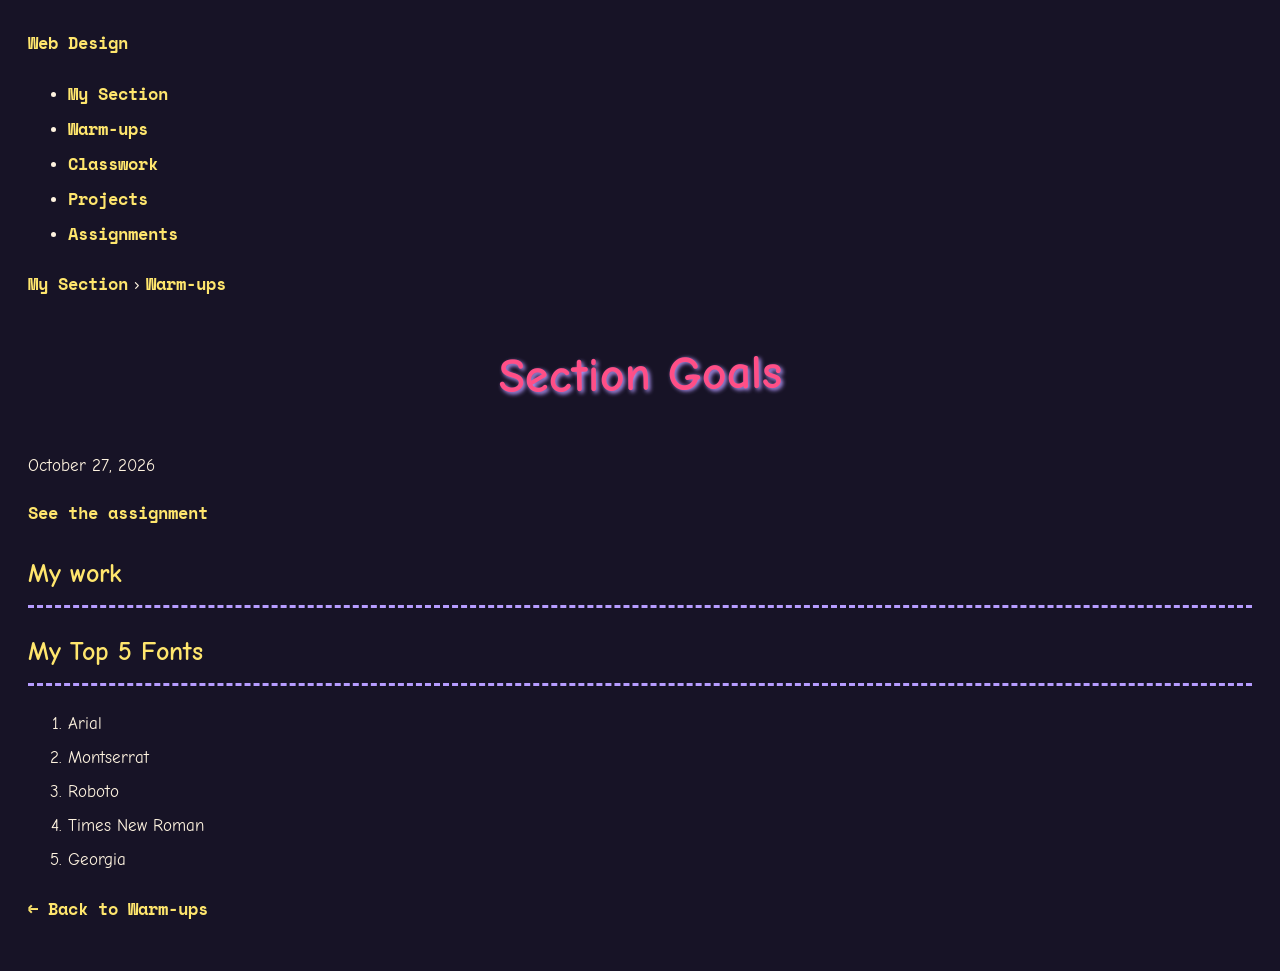
<file: warm-ups/oct-27-practice.html>
<!DOCTYPE html>
<html lang="en">
<head>
  <meta charset="UTF-8">
  <meta name="viewport" content="width=device-width, initial-scale=1.0">
  <title>[Warm-up title] | Kian Nurani's Section</title>
  <link rel="stylesheet" href="../style.css">
</head>
<body>
  <header>
    <nav>
      <a href="https://montverde-webdesign.github.io/" class="logo">Web Design</a>
      <ul>
        <li><a href="../index.html">My Section</a></li>
        <li><a href="../warm-ups/index.html">Warm-ups</a></li>
        <li><a href="../classwork/index.html">Classwork</a></li>
        <li><a href="../projects/index.html">Projects</a></li>
        <li><a href="https://montverde-webdesign.github.io/assignments.html">Assignments</a></li>
      </ul>
    </nav>
  </header>

  <main>
    <!-- HOW TO USE THIS TEMPLATE:
         1. Copy this file and paste it into this same folder.
         2. Rename the copy to the assignment's file name, like 2026-10-23-section-goals.html
         3. Change everything in [square brackets], including the title at the top.
         4. Add a link to your new page at the top of the list in index.html.
         Leave this template.html file alone so you can copy it again next time. -->

    <p class="breadcrumbs"><a href="../index.html">My Section</a> &rsaquo; <a href="index.html">Warm-ups</a></p>

    <h1>Section Goals</h1>
    <p class="date">October 27, 2026</p>

    <!-- Link to the assignment: replace the part after # with the file name, without .html -->
    <p><a href="https://montverde-webdesign.github.io/assignments.html#2026-10-23-section-goals">See the assignment</a></p>

    <h2>My work</h2>
    <p><h2>My Top 5 Fonts</h2>

<ol>
    <li>Arial</li>
    <li>Montserrat</li>
    <li>Roboto</li>
    <li>Times New Roman</li>
    <li>Georgia</li>
</ol></p>

    <p><a href="index.html">&larr; Back to Warm-ups</a></p>
  </main>
</body>
</html>
</file>
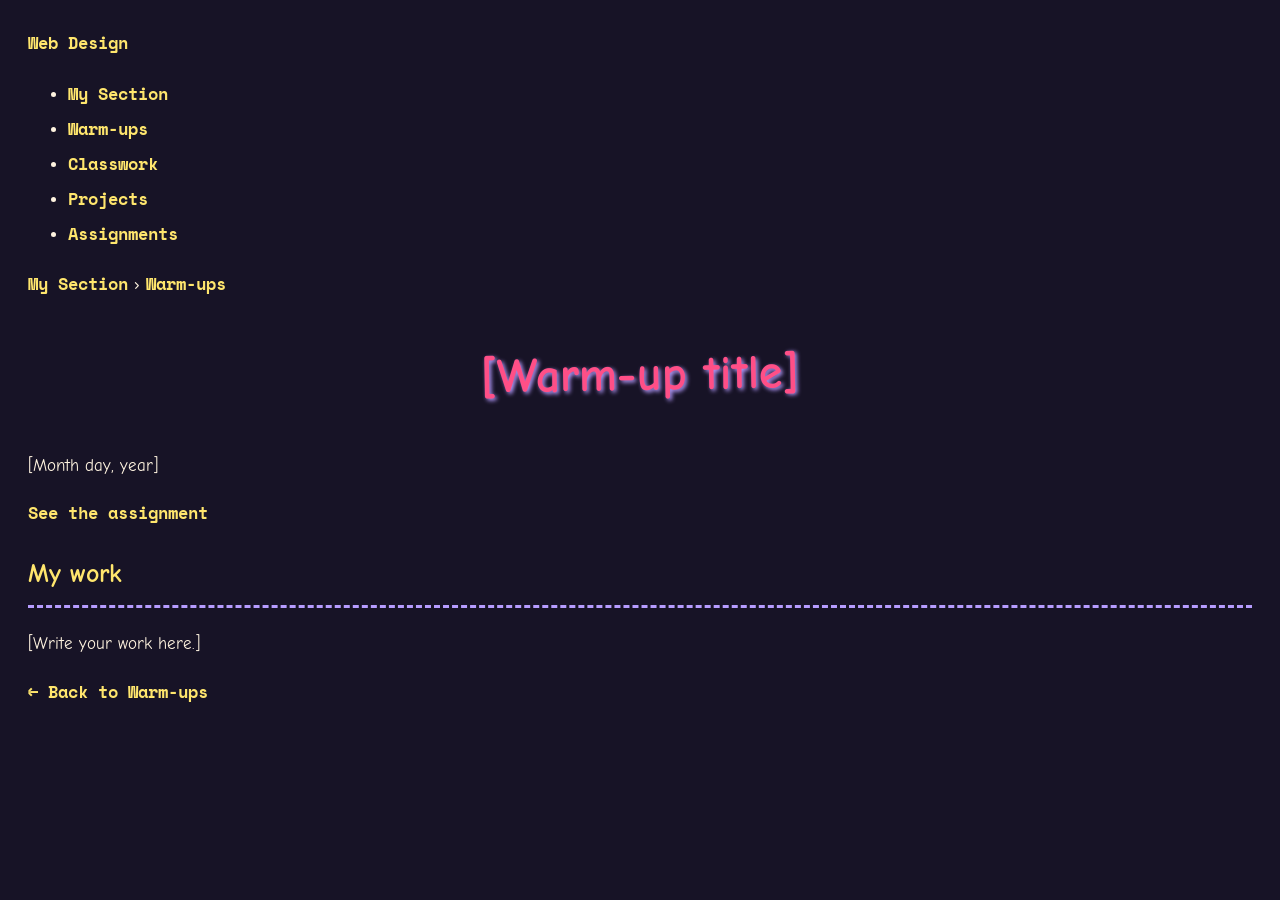
<file: warm-ups/template.html>
<!DOCTYPE html>
<html lang="en">
<head>
  <meta charset="UTF-8">
  <meta name="viewport" content="width=device-width, initial-scale=1.0">
  <title>[Warm-up title] | Kian Nurani's Section</title>
  <link rel="stylesheet" href="../style.css">
</head>
<body>
  <header>
    <nav>
      <a href="https://montverde-webdesign.github.io/" class="logo">Web Design</a>
      <ul>
        <li><a href="../index.html">My Section</a></li>
        <li><a href="../warm-ups/index.html">Warm-ups</a></li>
        <li><a href="../classwork/index.html">Classwork</a></li>
        <li><a href="../projects/index.html">Projects</a></li>
        <li><a href="https://montverde-webdesign.github.io/assignments.html">Assignments</a></li>
      </ul>
    </nav>
  </header>

  <main>
    <!-- HOW TO USE THIS TEMPLATE:
         1. Copy this file and paste it into this same folder.
         2. Rename the copy to the assignment's file name, like 2026-10-23-section-goals.html
         3. Change everything in [square brackets], including the title at the top.
         4. Add a link to your new page at the top of the list in index.html.
         Leave this template.html file alone so you can copy it again next time. -->

    <p class="breadcrumbs"><a href="../index.html">My Section</a> &rsaquo; <a href="index.html">Warm-ups</a></p>

    <h1>[Warm-up title]</h1>
    <p class="date">[Month day, year]</p>

    <!-- Link to the assignment: replace the part after # with the file name, without .html -->
    <p><a href="https://montverde-webdesign.github.io/assignments.html#2026-10-23-section-goals">See the assignment</a></p>

    <h2>My work</h2>
    <p>[Write your work here.]</p>

    <p><a href="index.html">&larr; Back to Warm-ups</a></p>
  </main>
</body>
</html>
</file>
<file: style.css>
/* ==========================================================
   My section's styles
   Every page in this section uses this one file.

   Pages in this main folder link to it with:
       <link rel="stylesheet" href="style.css">
   Pages inside warm-ups, classwork, and projects use ../ to go up a folder:
       <link rel="stylesheet" href="../style.css">

   We'll write styles here starting Monday.
   ========================================================== */
@import url('https://fonts.googleapis.com/css2?family=Comic+Neue:wght@700&family=Space+Mono:wght@400;700&display=swap');

:root {
    --background: #171326;
    --text: #FFF4E0;
    --accent: #FF4F87;
    --link: #FFE66D;
    --purple: #B69CFF;
    --panel: #29213D;
}
* {
    box-sizing: border-box;
}

body {
    background-color: var(--background);
    color: var(--text);
    font-family: 'Comic Neue', sans-serif;
    font-size: 17px;
    line-height: 1.8;
    margin: 0;
    padding: 28px;
}

h1 {
    color: var(--accent);
    font-size: 48px;
    font-weight: 700;
    text-align: center;
    text-shadow: 2px 2px 4px var(--purple);
    transform: rotate(-1deg);
}

h2 {
    color: var(--link);
    border-bottom: 3px dashed var(--purple);
    padding-bottom: 8px;
}

h3 {
    color: var(--purple);
}

p {
    max-width: 75ch;
}

a {
    color: var(--link);
    font-family: 'Space Mono', monospace;
    font-weight: 700;
    text-decoration: none;
    transition: color 0.2s ease;
}

a:hover {
    background-color: var(--accent);
    color: var(--background);
    border-radius: 8px;
    padding: 4px 8px;
    text-decoration: underline;
}

ul, ol {
    line-height:2;
}

hr {
    border: 0;
    border-top: 3px dashed var(--purple);
    margin: 28px 0;
}

code, pre {
    background-color: var(--panel);
    color: var(--link);
    font-family: 'Space Mono', monospace;
    border-radius: 6px;
    padding: 4px;
}

blockquote {
    background-color: var(--panel);
    border-left: 6px solid var(--accent);
    margin: 20px 0;
    padding: 12px 20px;
    border-radius: 8px;
}

table {
    border-collapse: collapse;
    max-width: 100%;
}

th {
    background-color: var(--purple);
    color: var(--background);
}

th, td {
    border: 1px solid var(--purple);
    color: var(--background);
}
</file>
<file: style-october.css>
/* ==========================================================
   My section's styles
   Every page in this section uses this one file.

   Pages in this main folder link to it with:
       <link rel="stylesheet" href="style.css">
   Pages inside warm-ups, classwork, and projects use ../ to go up a folder:
       <link rel="stylesheet" href="../style.css">

   We'll write styles here starting Monday.
   ========================================================== */
@import url('https://fonts.googleapis.com/css2?family=Comic+Neue:wght@700&family=Space+Mono:wght@400;700&display=swap');

:root {
    --background: #171326;
    --text: #FFF4E0;
    --accent: #FF4F87;
    --link: #FFE66D;
    --purple: #B69CFF;
    --panel: #29213D;
}
* {
    box-sizing: border-box;
}

body {
    background-color: var(--background);
    color: var(--text);
    font-family: 'Comic Neue', sans-serif;
    font-size: 17px;
    line-height: 1.8;
    margin: 0;
    padding: 28px;
}

h1 {
    color: var(--accent);
    font-size: 48px;
    font-weight: 700;
    text-align: center;
    text-shadow: 2px 2px 4px var(--purple);
    transform: rotate(-1deg);
}

h2 {
    color: var(--link);
    border-bottom: 3px dashed var(--purple);
    padding-bottom: 8px;
}

h3 {
    color: var(--purple);
}

p {
    max-width: 75ch;
}

a {
    color: var(--link);
    font-family: 'Space Mono', monospace;
    font-weight: 700;
    text-decoration: none;
    transition: color 0.2s ease;
}

a:hover {
    background-color: var(--accent);
    color: var(--background);
    border-radius: 8px;
    padding: 4px 8px;
    text-decoration: underline;
}

ul, ol {
    line-height:2;
}

hr {
    border: 0;
    border-top: 3px dashed var(--purple);
    margin: 28px 0;
}

code, pre {
    background-color: var(--panel);
    color: var(--link);
    font-family: 'Space Mono', monospace;
    border-radius: 6px;
    padding: 4px;
}

blockquote {
    background-color: var(--panel);
    border-left: 6px solid var(--accent);
    margin: 20px 0;
    padding: 12px 20px;
    border-radius: 8px;
}

table {
    border-collapse: collapse;
    max-width: 100%;
}

th {
    background-color: var(--purple);
    color: var(--background);
}

th, td {
    border: 1px solid var(--purple);
    color: var(--background);
}

/* Color boxes for my style guide */
.palette {
  list-style: none;
  padding: 0;
}

.swatch {
  display: inline-block;
  width: 28px;
  height: 28px;
  border-radius: 6px;
  border: 1px solid #999999;
  vertical-align: middle;
  margin-right: 8px;
}
</file>
